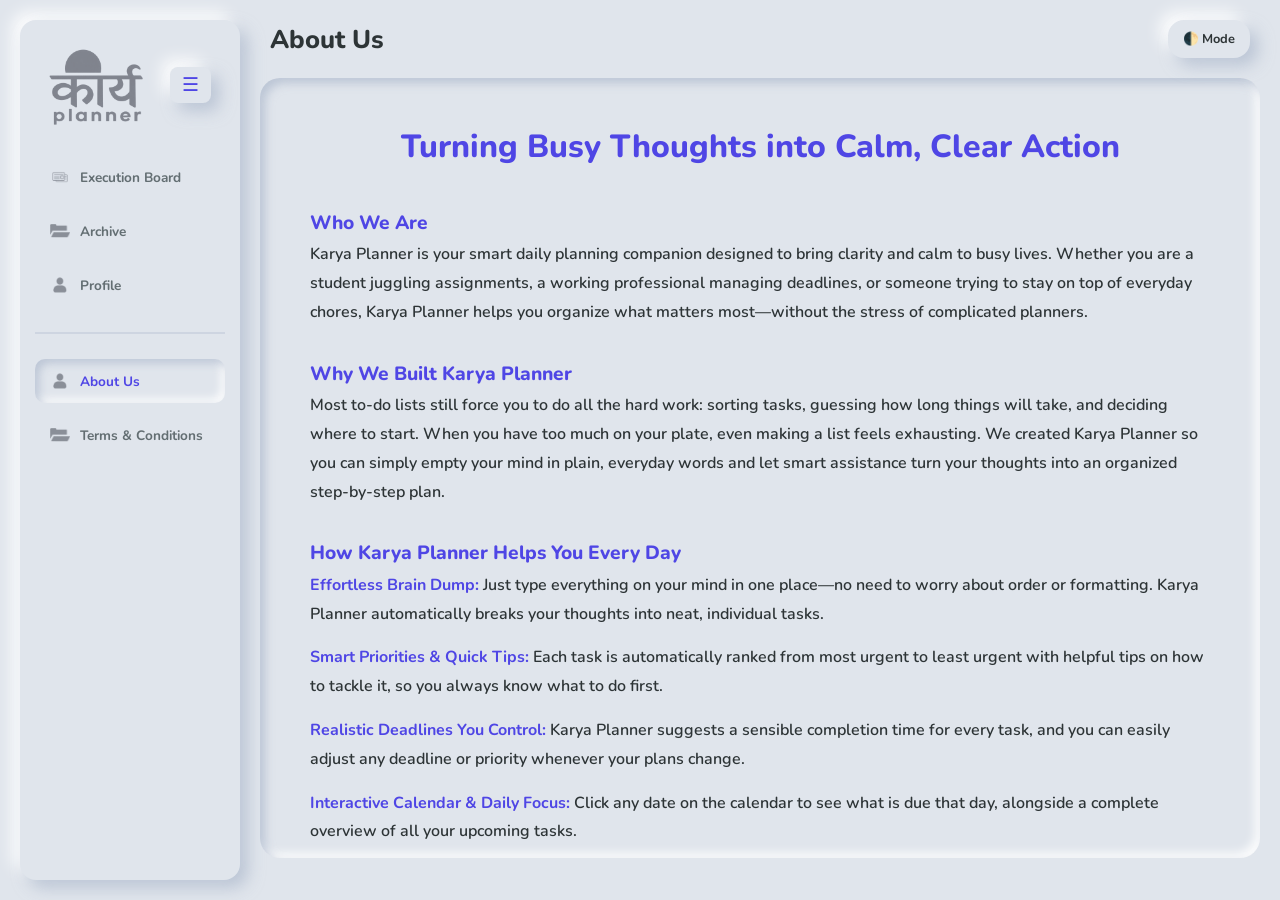
<file: src/main/resources/static/about.html>
<!DOCTYPE html>
<html lang="en">
<head>
    <meta charset="UTF-8">
    <meta name="viewport" content="width=device-width, initial-scale=1.0">
    <title>About Us | Karya Planner</title>
    <link rel="stylesheet" href="style.css">
</head>
<body>
    <div class="board-layout">
        <!-- Sidebar Navigation (Now Collapsible) -->
        <aside class="sidebar neo-out" id="appSidebar">
            <div style="display: flex; align-items: center; justify-content: space-between; margin-bottom: 30px; width: 100%;">
                <img src="LogoApp.png" alt="Karya Planner" class="brand-logo nav-text" style="max-width: 120px; margin: 0;">
                <button id="toggleSidebarBtn" class="neo-out" style="background: transparent; border: none; color: var(--accent); font-size: 1.2rem; cursor: pointer; padding: 5px 12px; border-radius: 8px; margin: 0 auto; display: flex; align-items: center; justify-content: center;" title="Toggle Menu">☰</button>
            </div>
            <nav style="width: 100%;">
                <a href="board.html"><img src="ExecutionBoard.png" class="nav-icon" alt="Board"> <span class="nav-text">Execution Board</span></a>
                <a href="archive.html"><img src="Archive.png" class="nav-icon" alt="Archive"> <span class="nav-text">Archive</span></a>
                <a href="profile.html"><img src="Profile.png" class="nav-icon" alt="Profile"> <span class="nav-text">Profile</span></a>
                <div style="margin: 15px 0; border-top: 2px solid var(--shadow-dark); opacity: 0.5;"></div>
                <a href="about.html" class="active"><img src="Profile.png" class="nav-icon" alt="About Us"> <span class="nav-text">About Us</span></a>
                <a href="terms.html"><img src="Archive.png" class="nav-icon" alt="Terms"> <span class="nav-text">Terms & Conditions</span></a>
            </nav>
        </aside>

        <main class="board-content">
            <header class="board-header">
                <h2>About Us</h2>
                <div class="header-actions">
                    <button id="themeToggleBtn" class="theme-toggle neo-out">🌓 Mode</button>
                </div>
            </header>
            <div class="neo-in" style="padding: 40px 50px; border-radius: 20px; overflow-y: auto; height: calc(100vh - 120px); line-height: 1.8;">
                <h1 style="color: var(--accent); font-size: 2rem; font-weight: 800; margin-bottom: 30px; text-align: center;">Turning Busy Thoughts into Calm, Clear Action</h1>
                <h3 style="color: var(--accent); font-weight: 800; margin-top: 30px; font-size: 1.2rem;">Who We Are</h3>
                <p style="font-weight: 600; color: var(--text-main);">Karya Planner is your smart daily planning companion designed to bring clarity and calm to busy lives. Whether you are a student juggling assignments, a working professional managing deadlines, or someone trying to stay on top of everyday chores, Karya Planner helps you organize what matters most—without the stress of complicated planners.</p>
                <h3 style="color: var(--accent); font-weight: 800; margin-top: 30px; font-size: 1.2rem;">Why We Built Karya Planner</h3>
                <p style="font-weight: 600; color: var(--text-main);">Most to-do lists still force you to do all the hard work: sorting tasks, guessing how long things will take, and deciding where to start. When you have too much on your plate, even making a list feels exhausting. We created Karya Planner so you can simply empty your mind in plain, everyday words and let smart assistance turn your thoughts into an organized step-by-step plan.</p>
                <h3 style="color: var(--accent); font-weight: 800; margin-top: 30px; font-size: 1.2rem;">How Karya Planner Helps You Every Day</h3>
                <ul style="list-style-type: none; padding-left: 0; font-weight: 600; color: var(--text-main);">
                    <li style="margin-bottom: 15px;"><strong style="color: var(--accent);">Effortless Brain Dump:</strong> Just type everything on your mind in one place—no need to worry about order or formatting. Karya Planner automatically breaks your thoughts into neat, individual tasks.</li>
                    <li style="margin-bottom: 15px;"><strong style="color: var(--accent);">Smart Priorities & Quick Tips:</strong> Each task is automatically ranked from most urgent to least urgent with helpful tips on how to tackle it, so you always know what to do first.</li>
                    <li style="margin-bottom: 15px;"><strong style="color: var(--accent);">Realistic Deadlines You Control:</strong> Karya Planner suggests a sensible completion time for every task, and you can easily adjust any deadline or priority whenever your plans change.</li>
                    <li style="margin-bottom: 15px;"><strong style="color: var(--accent);">Interactive Calendar & Daily Focus:</strong> Click any date on the calendar to see what is due that day, alongside a complete overview of all your upcoming tasks.</li>
                    <li style="margin-bottom: 15px;"><strong style="color: var(--accent);">Gentle Reminders & Progress Archive:</strong> Tasks within one hour of their deadline stand out clearly so nothing slips through the cracks. Once you tick a task off, it moves neatly into your completed archive with the exact date and time you finished it.</li>
                    <li style="margin-bottom: 15px;"><strong style="color: var(--accent);">Comfortable Themes:</strong> Switch effortlessly between a soft Light Mode and a soothing Dark Mode to match your workspace and reduce eye strain.</li>
                </ul>
                <h3 style="color: var(--accent); font-weight: 800; margin-top: 30px; font-size: 1.2rem;">Our Promise to Users</h3>
                <p style="font-weight: 600; color: var(--text-main);">We believe productivity tools should feel simple, encouraging, and clutter-free. Karya Planner is built to save your time, protect your focus, and give you the satisfaction of finishing your day with a clear mind.</p>
                <hr style="border-top: 2px solid var(--shadow-dark); opacity: 0.5; margin: 40px 0;">
                <h3 style="color: var(--accent); font-weight: 800; font-size: 1.2rem;">Creator & Contact Information</h3>
                <p style="font-weight: 600; color: var(--text-main); margin-bottom: 10px;">Karya Planner was created by Janavi Patil with the goal of making everyday task planning effortless for everyone. Have feedback, questions, or suggestions? Feel free to get in touch:</p>
                <div class="neo-out" style="padding: 20px; border-radius: 12px; font-weight: 700; color: var(--text-main); display: inline-block;">
                    <p style="margin-bottom: 8px;"><strong style="color: var(--text-muted);">Application Name:</strong> Karya Planner</p>
                    <p style="margin-bottom: 8px;"><strong style="color: var(--text-muted);">Created By:</strong> Janavi Patil, Sharmee Das</p>
                    <p style="margin-bottom: 8px;"><strong style="color: var(--text-muted);">Email Address:</strong> patiljanavi2017@gmail.com</p>
                    <p style="margin-bottom: 0;"><strong style="color: var(--text-muted);">Phone Number:</strong> +91 7507535546</p>
                </div>
            </div>
        </main>
    </div>
    <script>
        const themeToggleBtn = document.getElementById('themeToggleBtn');
        if (themeToggleBtn) {
            themeToggleBtn.addEventListener('click', () => {
                const currentTheme = document.documentElement.getAttribute('data-theme');
                if (currentTheme === 'dark') document.documentElement.removeAttribute('data-theme');
                else document.documentElement.setAttribute('data-theme', 'dark');
            });
        }
        
        // Sidebar Collapse Logic
        const sidebar = document.getElementById('appSidebar');
        const toggleSidebarBtn = document.getElementById('toggleSidebarBtn');
        if (toggleSidebarBtn && sidebar) {
            if (window.innerWidth <= 900) sidebar.classList.add('collapsed');
            toggleSidebarBtn.addEventListener('click', () => sidebar.classList.toggle('collapsed'));
        }
    </script>
</body>
</html>
</file>
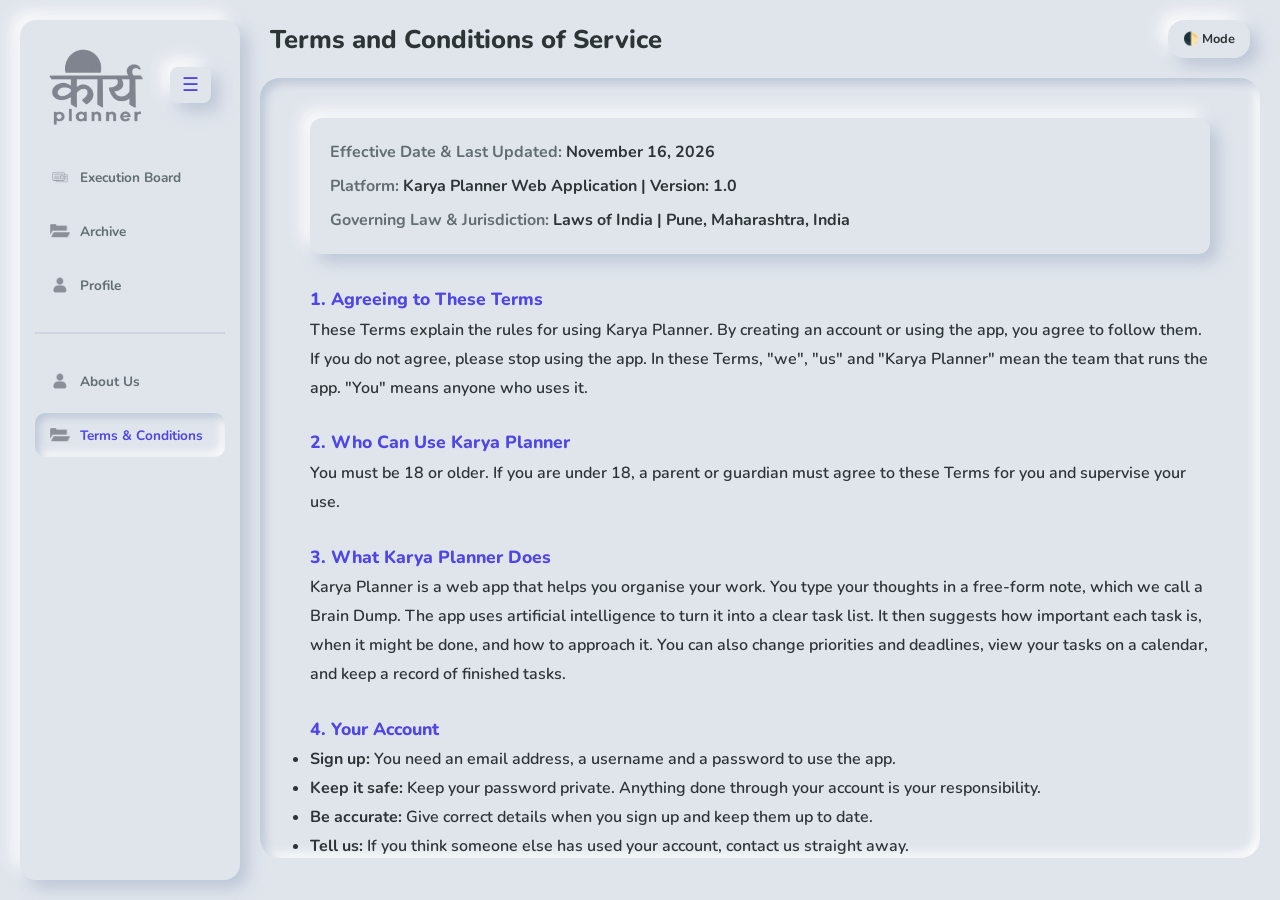
<file: src/main/resources/static/terms.html>
<!DOCTYPE html>
<html lang="en">
<head>
    <meta charset="UTF-8">
    <meta name="viewport" content="width=device-width, initial-scale=1.0">
    <title>Terms & Conditions | Karya Planner</title>
    <link rel="stylesheet" href="style.css">
</head>
<body>
    <div class="board-layout">
        <!-- Sidebar Navigation (Now Collapsible) -->
        <aside class="sidebar neo-out" id="appSidebar">
            <div style="display: flex; align-items: center; justify-content: space-between; margin-bottom: 30px; width: 100%;">
                <img src="LogoApp.png" alt="Karya Planner" class="brand-logo nav-text" style="max-width: 120px; margin: 0;">
                <button id="toggleSidebarBtn" class="neo-out" style="background: transparent; border: none; color: var(--accent); font-size: 1.2rem; cursor: pointer; padding: 5px 12px; border-radius: 8px; margin: 0 auto; display: flex; align-items: center; justify-content: center;" title="Toggle Menu">☰</button>
            </div>
            <nav style="width: 100%;">
                <a href="board.html"><img src="ExecutionBoard.png" class="nav-icon" alt="Board"> <span class="nav-text">Execution Board</span></a>
                <a href="archive.html"><img src="Archive.png" class="nav-icon" alt="Archive"> <span class="nav-text">Archive</span></a>
                <a href="profile.html"><img src="Profile.png" class="nav-icon" alt="Profile"> <span class="nav-text">Profile</span></a>
                <div style="margin: 15px 0; border-top: 2px solid var(--shadow-dark); opacity: 0.5;"></div>
                <a href="about.html"><img src="Profile.png" class="nav-icon" alt="About Us"> <span class="nav-text">About Us</span></a>
                <a href="terms.html" class="active"><img src="Archive.png" class="nav-icon" alt="Terms"> <span class="nav-text">Terms & Conditions</span></a>
            </nav>
        </aside>

        <main class="board-content">
            <header class="board-header">
                <h2>Terms and Conditions of Service</h2>
                <div class="header-actions">
                    <button id="themeToggleBtn" class="theme-toggle neo-out">🌓 Mode</button>
                </div>
            </header>
            <div class="neo-in" style="padding: 40px 50px; border-radius: 20px; overflow-y: auto; height: calc(100vh - 120px); line-height: 1.8;">
                <div class="neo-out" style="padding: 20px; border-radius: 12px; margin-bottom: 30px; font-weight: 700; color: var(--text-main);">
                    <p style="margin-bottom: 5px;"><strong style="color: var(--text-muted);">Effective Date & Last Updated:</strong> November 16, 2026</p>
                    <p style="margin-bottom: 5px;"><strong style="color: var(--text-muted);">Platform:</strong> Karya Planner Web Application | Version: 1.0</p>
                    <p style="margin-bottom: 0;"><strong style="color: var(--text-muted);">Governing Law & Jurisdiction:</strong> Laws of India | Pune, Maharashtra, India</p>
                </div>
                <h3 style="color: var(--accent); font-weight: 800; font-size: 1.1rem; margin-top: 25px;">1. Agreeing to These Terms</h3>
                <p style="font-weight: 600; color: var(--text-main);">These Terms explain the rules for using Karya Planner. By creating an account or using the app, you agree to follow them. If you do not agree, please stop using the app. In these Terms, "we", "us" and "Karya Planner" mean the team that runs the app. "You" means anyone who uses it.</p>
                <h3 style="color: var(--accent); font-weight: 800; font-size: 1.1rem; margin-top: 25px;">2. Who Can Use Karya Planner</h3>
                <p style="font-weight: 600; color: var(--text-main);">You must be 18 or older. If you are under 18, a parent or guardian must agree to these Terms for you and supervise your use.</p>
                <h3 style="color: var(--accent); font-weight: 800; font-size: 1.1rem; margin-top: 25px;">3. What Karya Planner Does</h3>
                <p style="font-weight: 600; color: var(--text-main);">Karya Planner is a web app that helps you organise your work. You type your thoughts in a free-form note, which we call a Brain Dump. The app uses artificial intelligence to turn it into a clear task list. It then suggests how important each task is, when it might be done, and how to approach it. You can also change priorities and deadlines, view your tasks on a calendar, and keep a record of finished tasks.</p>
                <h3 style="color: var(--accent); font-weight: 800; font-size: 1.1rem; margin-top: 25px;">4. Your Account</h3>
                <ul style="font-weight: 600; color: var(--text-main); margin-bottom: 15px;">
                    <li><strong>Sign up:</strong> You need an email address, a username and a password to use the app.</li>
                    <li><strong>Keep it safe:</strong> Keep your password private. Anything done through your account is your responsibility.</li>
                    <li><strong>Be accurate:</strong> Give correct details when you sign up and keep them up to date.</li>
                    <li><strong>Tell us:</strong> If you think someone else has used your account, contact us straight away.</li>
                </ul>
                <h3 style="color: var(--accent); font-weight: 800; font-size: 1.1rem; margin-top: 25px;">5. About the AI Suggestions</h3>
                <p style="font-weight: 600; color: var(--text-main);">Karya Planner uses outside AI services, such as Groq Cloud, to read your notes and create tasks. The AI gives each task a priority from 1 to 5 and suggests a deadline and a way to approach it.</p>
                <ul style="font-weight: 600; color: var(--text-main);">
                    <li><strong>Suggestions only:</strong> These are automatic suggestions to help you stay organised. They are not professional, legal, financial or medical advice.</li>
                    <li><strong>They can be wrong:</strong> The AI can misunderstand your note or guess a wrong deadline. Please check every task and edit or delete anything that looks incorrect.</li>
                    <li><strong>Reminders can fail:</strong> Deadline warnings, such as the one an hour before a task is due, depend on your device clock and the deadlines you set. We are not responsible if you miss a deadline or a reminder does not show up.</li>
                </ul>
                <h3 style="color: var(--accent); font-weight: 800; font-size: 1.1rem; margin-top: 25px;">6. Your Information</h3>
                <ul style="font-weight: 600; color: var(--text-main);">
                    <li><strong>Your content is yours:</strong> You own everything you enter, including notes, tasks and schedules. You allow us to store and use it only to run the app for you.</li>
                    <li><strong>Sharing with AI services:</strong> When you submit a Brain Dump, the text is sent securely to an AI service so it can create your tasks. It is used only for that purpose.</li>
                    <li><strong>Where it is stored:</strong> Your tasks, deadlines, priorities and finished tasks are saved in our online database and linked to your account. They stay there until you delete them.</li>
                    <li><strong>We do not sell your data:</strong> We handle your personal information as required by Indian law.</li>
                    <li><strong>Deleting your data:</strong> You can ask us to delete your account and data at any time. Use the contact details in Section 13.</li>
                    <li><strong>What not to enter:</strong> Please do not put sensitive information in your notes. This includes passwords, bank or card numbers, Aadhaar or PAN numbers, and health records.</li>
                </ul>
                <h3 style="color: var(--accent); font-weight: 800; font-size: 1.1rem; margin-top: 25px;">7. Rules of Use</h3>
                <p style="font-weight: 600; color: var(--text-main);">Please use Karya Planner fairly. You must not:</p>
                <ul style="font-weight: 600; color: var(--text-main);">
                    <li>Use bots, scripts or a very large number of requests that slow down or overload the app.</li>
                    <li>Try to break into the app, attack it, or see other people's tasks.</li>
                    <li>Copy the app or try to work out how it is built.</li>
                    <li>Use the app for anything illegal, harmful or dishonest.</li>
                </ul>
                <h3 style="color: var(--accent); font-weight: 800; font-size: 1.1rem; margin-top: 25px;">8. Who Owns the App</h3>
                <p style="font-weight: 600; color: var(--text-main);">The app's code, design, name and documents belong to the creators of Karya Planner. You may use the app for your own personal or work planning. You may not copy it, sell it or pass it on to others.</p>
                <h3 style="color: var(--accent); font-weight: 800; font-size: 1.1rem; margin-top: 25px;">9. Ending Your Use</h3>
                <p style="font-weight: 600; color: var(--text-main);">You can stop using Karya Planner and delete your account whenever you like. We may suspend or close an account if someone breaks these Terms or misuses the app.</p>
                <h3 style="color: var(--accent); font-weight: 800; font-size: 1.1rem; margin-top: 25px;">10. Changes and Downtime</h3>
                <p style="font-weight: 600; color: var(--text-main);">Karya Planner depends on other companies for hosting and AI. Because of this, we cannot promise it will always work without interruption or errors. We may change, pause or remove features, or switch to different AI models, at any time.</p>
                <h3 style="color: var(--accent); font-weight: 800; font-size: 1.1rem; margin-top: 25px;">11. Our Responsibility</h3>
                <p style="font-weight: 600; color: var(--text-main);">The app is provided as it is, with no guarantee that it will be accurate or always available. As far as the law allows, we are not responsible for losses that follow from using the app or being unable to use it. Examples are lost data, missed deadlines or lost work time.</p>
                <h3 style="color: var(--accent); font-weight: 800; font-size: 1.1rem; margin-top: 25px;">12. Governing Law</h3>
                <p style="font-weight: 600; color: var(--text-main);">These Terms follow the laws of India. If a problem comes up, please contact us first so we can try to sort it out. If we cannot, the courts in Pune, Maharashtra, will handle it.</p>
                <h3 style="color: var(--accent); font-weight: 800; font-size: 1.1rem; margin-top: 25px;">13. Contact Us</h3>
                <p style="font-weight: 600; color: var(--text-main);">For questions, feedback, support, or requests to delete your data, please contact us:</p>
                <div class="neo-out" style="padding: 15px 20px; border-radius: 12px; font-weight: 700; color: var(--text-main); display: inline-block;">
                    <p style="margin-bottom: 5px;"><strong style="color: var(--text-muted);">Contact Persons:</strong> Janavi A. Patil, Sharmee Das</p>
                    <p style="margin-bottom: 0;"><strong style="color: var(--text-muted);">Email:</strong> patiljanavi2017@gmail.com</p>
                </div>
                <h3 style="color: var(--accent); font-weight: 800; font-size: 1.1rem; margin-top: 25px;">14. Changes to These Terms</h3>
                <p style="font-weight: 600; color: var(--text-main);">We may update these Terms from time to time. If we do, we will change the date at the top. Using the app after an update means you accept the new Terms.</p>
            </div>
        </main>
    </div>
    <script>
        const themeToggleBtn = document.getElementById('themeToggleBtn');
        if (themeToggleBtn) {
            themeToggleBtn.addEventListener('click', () => {
                const currentTheme = document.documentElement.getAttribute('data-theme');
                if (currentTheme === 'dark') document.documentElement.removeAttribute('data-theme');
                else document.documentElement.setAttribute('data-theme', 'dark');
            });
        }
        
        // Sidebar Collapse Logic
        const sidebar = document.getElementById('appSidebar');
        const toggleSidebarBtn = document.getElementById('toggleSidebarBtn');
        if (toggleSidebarBtn && sidebar) {
            if (window.innerWidth <= 900) sidebar.classList.add('collapsed');
            toggleSidebarBtn.addEventListener('click', () => sidebar.classList.toggle('collapsed'));
        }
    </script>
</body>
</html>
</file>
<file: src/main/resources/static/style.css>
@import url('https://fonts.googleapis.com/css2?family=Nunito:wght@300;400;600;700;800&display=swap');

:root {
    /* Light Mode Variables */
    --bg-color: #e0e5ec;
    --text-main: #2d3436;
    --text-muted: #636e72;
    --shadow-light: rgba(255, 255, 255, 0.9);
    --shadow-dark: rgba(163, 177, 198, 0.6);
    --accent: #4F46E5;
}

[data-theme="dark"] {
    /* Dark Mode Variables */
    color-scheme: dark;
    --bg-color: #26282B;
    --text-main: #e0e5ec;
    --text-muted: #8e939a;
    --shadow-light: #323539;
    --shadow-dark: #1a1b1d;
    --accent: #6366f1;
}

* { 
    margin: 0; 
    padding: 0; 
    box-sizing: border-box; 
    font-family: 'Nunito', sans-serif; 
}

/* Base Body - Centered for Auth */
body {
    background-color: var(--bg-color);
    color: var(--text-main);
    min-height: 100vh;
    display: flex;
    justify-content: center;
    align-items: center;
    transition: background-color 0.3s ease, color 0.3s ease;
    overflow-x: hidden;
}

/* --- Neumorphic Core --- */
.neo-out {
    background: var(--bg-color);
    box-shadow: 8px 8px 16px var(--shadow-dark),
               -8px -8px 16px var(--shadow-light);
    border: none;
    border-radius: 16px;
}

.neo-in {
    background: var(--bg-color);
    box-shadow: inset 5px 5px 10px var(--shadow-dark),
                inset -5px -5px 10px var(--shadow-light);
    border: none;
    border-radius: 12px;
}

/* --- Theme Toggle & Header Actions --- */
.header-actions {
    display: flex;
    gap: 15px;
    align-items: center;
}

.theme-toggle {
    padding: 10px 15px;
    cursor: pointer;
    color: var(--text-main);
    font-weight: 700;
    font-size: 0.8rem;
    transition: all 0.2s ease;
    z-index: 1000;
    background: transparent;
}

/* Absolute positioning for Login Page ONLY */
#authGateway ~ .theme-toggle, button#themeToggleBtn.theme-toggle:not(.header-actions button) {
    position: absolute;
    top: 20px;
    right: 20px;
}

.theme-toggle:active {
    box-shadow: inset 5px 5px 10px var(--shadow-dark), inset -5px -5px 10px var(--shadow-light);
}

/* --- 1. Authentication Gateway --- */
.auth-container {
    width: 100%;
    max-width: 400px;
    padding: 40px 35px;
    text-align: center;
}
.auth-container h2 { margin-bottom: 30px; font-size: 2rem; font-weight: 800; letter-spacing: 0.5px; }
.input-group { margin-bottom: 15px; text-align: left; }
.input-group input {
    width: 100%;
    padding: 14px 18px;
    color: var(--text-main);
    outline: none;
    font-size: 0.85rem;
    font-weight: 600;
    transition: all 0.2s ease;
    background: transparent;
}
.input-group input::placeholder { color: var(--text-muted); font-weight: 400; }

button.submit-btn {
    width: 100%;
    padding: 14px;
    color: var(--accent);
    font-size: 1rem;
    font-weight: 800;
    cursor: pointer;
    margin-top: 10px;
    transition: all 0.2s ease;
}
button.submit-btn:active { box-shadow: inset 5px 5px 10px var(--shadow-dark), inset -5px -5px 10px var(--shadow-light); }
.toggle-link { margin-top: 20px; display: block; color: var(--text-muted); cursor: pointer; font-size: 0.85rem; font-weight: 600; }
.toggle-link:hover { color: var(--accent); }
.hidden { display: none !important; }

/* --- 2. Execution Board Layout --- */
.board-layout {
    position: fixed; 
    top: 0;
    left: 0;
    width: 100vw;
    height: 100vh;
    display: flex;
    padding: 20px;
    gap: 20px;
    background-color: var(--bg-color);
    z-index: 100;
}

/* Sidebar Scaled Down & Made Transitionable */
.sidebar {
    width: 220px;
    padding: 25px 15px;
    display: flex;
    flex-direction: column;
    flex-shrink: 0;
    transition: width 0.3s ease, padding 0.3s ease !important;
    overflow-x: hidden !important;
}
.brand { font-size: 1.5rem; font-weight: 800; margin-bottom: 30px; text-align: center; color: var(--accent); }
.sidebar nav { display: flex; flex-direction: column; gap: 10px; flex-grow: 1; width: 100%; }
.sidebar nav a {
    text-decoration: none;
    color: var(--text-muted);
    font-weight: 700;
    padding: 12px 15px;
    border-radius: 10px;
    transition: all 0.2s ease;
    font-size: 0.85rem;
    display: flex;
    align-items: center;
    gap: 10px;
}
.sidebar nav a:hover, .sidebar nav a.active {
    color: var(--accent);
    box-shadow: inset 4px 4px 8px var(--shadow-dark), inset -4px -4px 8px var(--shadow-light);
}

/* Main Content Area */
.board-content {
    flex-grow: 1;
    display: flex;
    flex-direction: column;
    position: relative;
}
.board-header {
    display: flex;
    justify-content: space-between;
    align-items: center;
    margin-bottom: 20px;
    padding: 0 10px;
}
.board-header h2 { font-weight: 800; font-size: 1.6rem; }
.date-display { padding: 10px 15px; font-weight: 700; font-size: 0.8rem; border-radius: 12px; }

/* Grid Layouts */
.board-grid {
    display: grid;
    grid-template-columns: 320px 1fr;
    gap: 25px;
    height: 100%;
    overflow-y: hidden; 
    padding: 25px;      
    margin: -25px;      
}

.tasks-container {
    display: grid;
    grid-template-columns: minmax(280px, 1fr) minmax(280px, 1fr);
    gap: 25px;
    height: 100%;
    overflow-y: hidden;
}

.task-column {
    display: flex;
    flex-direction: column;
    height: 100%;
}

/* Calendar Column */
.calendar-section { padding: 20px; height: fit-content; border-radius: 16px; }
.calendar-section h3 { font-weight: 700; margin-bottom: 15px; font-size: 1.1rem;}
.calendar-placeholder {
    height: 200px;
    display: flex;
    align-items: center;
    justify-content: center;
    color: var(--text-muted);
    font-size: 0.8rem;
    font-weight: 600;
}

/* Tasks Column */
.tasks-section {
    overflow-y: auto;
    overflow-x: hidden;
    padding-bottom: 80px; 
    padding-right: 25px;
    padding-top: 25px;     
    padding-left: 25px;    
    margin-top: -25px;     
    margin-left: -25px;    
}

/* Task List */
.task-list { 
    display: flex; 
    flex-direction: column; 
    gap: 20px; 
    padding: 15px; 
}

/* Task Cards Refactored for Flexbox Stack */
.task-card {
    display: flex;
    flex-direction: column;
    padding: 20px !important;
    gap: 12px;
    position: relative;
    border-left: 5px solid transparent;
    border-radius: 12px !important;
    height: auto;
    box-sizing: border-box;
}

.task-title-row { 
    display: flex;
    align-items: flex-start;
    justify-content: space-between;
    gap: 12px;
    margin-bottom: 0px; 
    padding-right: 25px; /* Room for menu dots */
}

.task-title { 
    font-weight: 800; 
    font-size: 1rem !important; 
    line-height: 1.4; 
    word-break: break-word; 
}

.ai-comment { 
    font-size: 0.75rem !important; 
    color: var(--text-muted); 
    padding-right: 15px !important; 
    line-height: 1.4; 
}

/* Footer Flexbox Fix for Metadata */
.task-footer {
    display: flex;
    flex-wrap: wrap; 
    justify-content: space-between;
    align-items: center;
    gap: 12px;
    margin-top: auto; 
    padding-top: 15px;
    border-top: 1px solid var(--shadow-dark); 
    font-size: 0.75rem;
    color: var(--text-muted);
    font-weight: 600;
}

.task-footer > div, 
.task-footer > span {
    display: flex;
    align-items: center;
    gap: 5px;
    white-space: nowrap; 
}


/* Priorities (1 = Red/Highest, 5 = Green/Lowest) */
.priority-1 { border-left-color: #EF4444; } 
.priority-2 { border-left-color: #F97316; } 
.priority-3 { border-left-color: #F59E0B; } 
.priority-4 { border-left-color: #3B82F6; } 
.priority-5 { border-left-color: #10B981; } 

/* 3-Dot Menu Scaled Down */
.menu-container { position: absolute; top: 15px !important; right: 15px !important; }
.menu-btn {
    background: transparent;
    border: none;
    color: var(--text-muted);
    font-size: 1.2rem !important;
    font-weight: 800;
    cursor: pointer;
    padding: 0px 10px;
    line-height: 1;
}
.menu-btn:hover { color: var(--text-main); }
.menu-dropdown {
    position: absolute;
    top: 100%;
    right: 0;
    width: 140px;
    z-index: 10;
    padding: 8px;
    display: none;
    flex-direction: column;
    gap: 5px;
}
.menu-dropdown.show { display: flex; }
.menu-dropdown button {
    background: transparent;
    border: none;
    text-align: left;
    padding: 8px 10px;
    font-size: 0.75rem;
    font-weight: 700;
    color: var(--text-main);
    cursor: pointer;
    border-radius: 6px;
}
.menu-dropdown button:hover { box-shadow: inset 2px 2px 5px var(--shadow-dark), inset -2px -2px 5px var(--shadow-light); }
.delete-task { color: #e74c3c !important; }

/* --- 3. Brain Dump Page --- */
.back-btn {
    position: absolute;
    top: 20px;
    left: 20px;
    padding: 10px 15px;
    cursor: pointer;
    color: var(--text-main);
    font-weight: 700;
    font-size: 0.8rem;
    transition: all 0.2s ease;
    z-index: 1000;
    background: transparent;
}
.back-btn:active { box-shadow: inset 5px 5px 10px var(--shadow-dark), inset -5px -5px 10px var(--shadow-light); }

.dump-container {
    width: 100%;
    max-width: 600px;
    padding: 40px;
    text-align: center;
}
.dump-container h2 { margin-bottom: 10px; font-size: 2rem; font-weight: 800; }
.dump-container p { color: var(--text-muted); margin-bottom: 25px; font-size: 0.9rem; font-weight: 600; }

textarea.neo-in {
    width: 100%;
    padding: 20px;
    color: var(--text-main);
    outline: none;
    font-size: 1rem;
    font-weight: 600;
    line-height: 1.5;
    resize: vertical;
    min-height: 150px;
    margin-bottom: 15px;
    background: transparent;
}
textarea.neo-in::placeholder { color: var(--text-muted); font-weight: 400; }

/* Loading State */
.loading-state {
    margin-top: 20px;
    display: flex;
    flex-direction: column;
    align-items: center;
    gap: 15px;
    color: var(--accent);
    font-weight: 700;
}
.spinner {
    width: 30px;
    height: 30px;
    border: 4px solid var(--shadow-dark);
    border-top: 4px solid var(--accent);
    border-radius: 50%;
    animation: spin 1s linear infinite;
}
@keyframes spin { 0% { transform: rotate(0deg); } 100% { transform: rotate(360deg); } }


.urgent-warning {
    color: #EF4444;
    font-weight: 800;
    animation: blink-urgent 1.5s infinite;
}

.est-date {
    color: var(--accent);
    display: inline-flex;
    align-items: center;
    gap: 5px;
}

.task-checkbox {
    appearance: none;
    width: 20px !important;
    height: 20px !important;
    cursor: pointer;
    border-radius: 6px !important;
    display: flex;
    align-items: center;
    justify-content: center;
    transition: all 0.2s;
    margin-top: 2px;
}
.task-checkbox:checked {
    background-color: var(--accent);
    box-shadow: 4px 4px 8px var(--shadow-dark), -4px -4px 8px var(--shadow-light);
}
.task-checkbox:checked::after {
    content: '✓';
    color: white;
    font-size: 13px !important;
    font-weight: 900;
}

/* --- 5. Neumorphic Calendar --- */
.calendar-header {
    display: flex;
    justify-content: space-between;
    align-items: center;
    margin-bottom: 15px;
    font-weight: 800;
    font-size: 0.95rem;
}
.calendar-grid {
    display: grid;
    grid-template-columns: repeat(7, 1fr);
    gap: 8px;
    text-align: center;
}
.cal-day-header { font-size: 0.7rem; font-weight: 800; color: var(--text-muted); padding-bottom: 5px; }
.cal-day {
    padding: 8px 0;
    font-size: 0.85rem;
    font-weight: 700;
    border-radius: 8px;
    cursor: pointer;
    transition: all 0.2s ease;
}
.cal-day:hover {
    box-shadow: inset 2px 2px 5px var(--shadow-dark), inset -2px -2px 5px var(--shadow-light);
}
.cal-day.active-day {
    color: var(--accent);
    box-shadow: 4px 4px 8px var(--shadow-dark), -4px -4px 8px var(--shadow-light);
}
.cal-day.dimmed { color: transparent; pointer-events: none; }

/* --- 6. Task UI Shrink & Section Headers --- */
.task-section-header {
    border-bottom: 2px solid var(--shadow-dark);
    margin-bottom: 15px;
    padding-bottom: 5px;
}
.task-section-header h3 {
    font-size: 1.05rem;
    font-weight: 800;
    color: var(--accent);
}

/* --- 7. Interactive Calendar Controls --- */
.calendar-controls {
    display: flex;
    justify-content: space-between;
    align-items: center;
    margin-bottom: 15px;
    font-weight: 800;
    font-size: 0.9rem;
}
.cal-nav-group {
    display: flex;
    gap: 5px;
}
.cal-btn {
    background: var(--bg-color);
    border: none;
    color: var(--text-muted);
    font-weight: 900;
    cursor: pointer;
    width: 25px;
    height: 25px;
    border-radius: 6px;
    display: flex;
    align-items: center;
    justify-content: center;
    box-shadow: 2px 2px 5px var(--shadow-dark), -2px -2px 5px var(--shadow-light);
    transition: all 0.2s;
}
.cal-btn:active { box-shadow: inset 2px 2px 5px var(--shadow-dark), inset -2px -2px 5px var(--shadow-light); color: var(--accent); }

/* --- 8. Urgent Deadline Triggers --- */
@keyframes pulse-urgent {
    0% { box-shadow: 0 0 0 0 rgba(239, 68, 68, 0.4); }
    70% { box-shadow: 0 0 0 10px rgba(239, 68, 68, 0); }
    100% { box-shadow: 0 0 0 0 rgba(239, 68, 68, 0); }
}
@keyframes blink-urgent {
    50% { opacity: 0; }
}
.urgent-task {
    border: 1px solid #EF4444 !important;
    border-left-width: 4px !important;
    animation: pulse-urgent 2s infinite;
}

/* --- Brand & Nav Icons --- */
.brand-logo { 
    max-width: 150px; 
    height: auto; 
    display: block; 
}
.nav-icon {
    width: 20px;
    height: 20px;
    object-fit: contain;
    transition: filter 0.3s ease;
}

/* --- 9. Custom Meta Icons & Edit Button --- */
.meta-icon {
    width: 13px;
    height: 13px;
    object-fit: contain;
    transition: filter 0.3s ease;
}

.edit-btn {
    background: transparent;
    border: none;
    cursor: pointer;
    padding: 4px;
    margin-left: 4px;
    border-radius: 4px;
    display: inline-flex;
    align-items: center;
    transition: all 0.2s;
}
.edit-btn:hover {
    background: var(--shadow-dark);
}

/* Invert black icons to white in dark mode */
[data-theme="dark"] .nav-icon,
[data-theme="dark"] .meta-icon {
    filter: brightness(0) invert(1);
}

/* --- 10. Edit Deadline Modal --- */
.modal-overlay {
    position: fixed;
    top: 0; left: 0; width: 100vw; height: 100vh;
    background: rgba(0,0,0,0.5);
    display: flex;
    align-items: center;
    justify-content: center;
    z-index: 2000;
    backdrop-filter: blur(3px);
}
.modal-overlay.hidden { display: none; }
.modal-content {
    padding: 25px;
    width: 320px;
    display: flex;
    flex-direction: column;
    gap: 20px;
}
.modal-content h3 { font-size: 1.2rem; font-weight: 800; text-align: center; color: var(--accent); }
.modal-inputs { display: flex; flex-direction: column; gap: 15px; }
.modal-inputs label { font-size: 0.75rem; font-weight: 700; color: var(--text-muted); margin-bottom: 5px; display: block; }
.modal-inputs input, .modal-inputs select { width: 100%; padding: 10px; font-weight: 600; color: var(--text-main); outline: none; border-radius: 8px; border: none; background-color: transparent;}
[data-theme="dark"] .modal-inputs input::-webkit-calendar-picker-indicator { filter: invert(1); }

.modal-actions { display: flex; justify-content: space-between; gap: 15px; margin-top: 5px; }
.modal-btn { flex: 1; padding: 10px; font-weight: 700; cursor: pointer; border-radius: 8px; transition: all 0.2s; background: transparent; border: none;}
.modal-btn.cancel { color: var(--text-muted); }
.modal-btn.save { color: var(--accent); }
.modal-btn:active { box-shadow: inset 4px 4px 8px var(--shadow-dark), inset -4px -4px 8px var(--shadow-light); }

/* --- 11. Left Panel & Neumorphic Add Task Button --- */
.left-panel {
    display: flex;
    flex-direction: column;
    gap: 20px;
}
.add-task-btn {
    width: 100%;
    padding: 15px;
    font-size: 1.1rem;
    font-weight: 800;
    color: var(--accent);
    background: transparent;
    border: none;
    border-radius: 16px;
    cursor: pointer;
    display: flex;
    align-items: center;
    justify-content: center;
    transition: all 0.2s ease;
}
.add-task-btn:active {
    box-shadow: inset 4px 4px 8px var(--shadow-dark), inset -4px -4px 8px var(--shadow-light);
}

/* --- 12. Archive Grid --- */
.archive-grid {
    display: grid;
    grid-template-columns: 1fr 1fr;
    gap: 20px;
    align-content: start;
}

/* --- 13. Profile Page Specifics --- */
.profile-card {
    padding: 30px;
    display: flex;
    flex-direction: column;
    align-items: center;
    text-align: center;
    border-radius: 20px;
}
.avatar-display {
    width: 120px;
    height: 120px;
    border-radius: 50%;
    padding: 5px;
    margin-bottom: 20px;
}
.profile-card h3 {
    font-size: 1.5rem;
    font-weight: 800;
    color: var(--accent);
    margin-bottom: 5px;
}
.profile-card .job-title {
    font-size: 0.9rem;
    font-weight: 700;
    color: var(--text-muted);
    margin-bottom: 25px;
}
.persona-block {
    width: 100%;
    padding: 20px;
    border-radius: 12px;
    text-align: left;
}
.persona-block strong {
    display: block;
    font-size: 0.8rem;
    color: var(--accent);
    margin-bottom: 8px;
    text-transform: uppercase;
    letter-spacing: 1px;
}
.persona-block p {
    font-size: 0.85rem;
    font-weight: 600;
    color: var(--text-main);
    line-height: 1.5;
}

.settings-block {
    padding: 25px;
    border-radius: 20px;
}
.settings-label {
    font-size: 0.75rem;
    font-weight: 800;
    color: var(--text-muted);
    margin-bottom: 8px;
    display: block;
    text-transform: uppercase;
}

.profile-modal {
    width: 500px; 
    max-height: 85vh; 
    overflow-y: auto;
}

.scrollable-avatars {
    display: grid;
    grid-template-columns: repeat(5, 1fr);
    gap: 12px;
    max-height: 180px;
    overflow-y: auto;
    padding: 15px;
    margin-bottom: 10px;
    border-radius: 12px;
}

.avatar-option {
    width: 100%;
    height: auto;
    aspect-ratio: 1/1;
    border-radius: 50%;
    cursor: pointer;
    padding: 3px;
    transition: all 0.3s ease;
}

.active-avatar {
    border: 2px solid var(--accent);
}

/* --- 14. Profile Modal & Logout Adjustments --- */
.close-modal-x {
    position: absolute;
    top: 15px;
    right: 20px;
    font-size: 1.8rem;
    font-weight: 300;
    background: transparent;
    border: none;
    color: var(--text-muted);
    cursor: pointer;
    line-height: 1;
    transition: color 0.2s ease;
    z-index: 10;
}
.close-modal-x:hover {
    color: #EF4444;
}

.logout-btn-corner {
    position: absolute;
    bottom: 20px;
    right: 20px;
    padding: 12px 25px;
    color: #EF4444;
    font-weight: 800;
    font-size: 0.95rem;
    cursor: pointer;
    border-radius: 12px;
    background: transparent;
    border: none;
    transition: all 0.2s ease;
    z-index: 50;
}
.logout-btn-corner:active {
    box-shadow: inset 4px 4px 8px var(--shadow-dark), inset -4px -4px 8px var(--shadow-light);
}

/* Responsive adjustment for Mobile screens */
@media (max-width: 900px) {
    .board-grid {
        grid-template-columns: 1fr !important;
        overflow-y: auto !important;
    }
}

/* --- 15. Collapsible Sidebar --- */
.sidebar {
    transition: width 0.3s ease, padding 0.3s ease !important;
    overflow-x: hidden !important;
}
.sidebar.collapsed {
    width: 85px !important;
    padding: 25px 10px !important;
}
.sidebar.collapsed .nav-text {
    display: none !important;
}
.sidebar.collapsed nav a {
    justify-content: center !important;
    padding: 12px 0 !important;
    gap: 0 !important;
}
.nav-text {
    white-space: nowrap;
}
</file>
